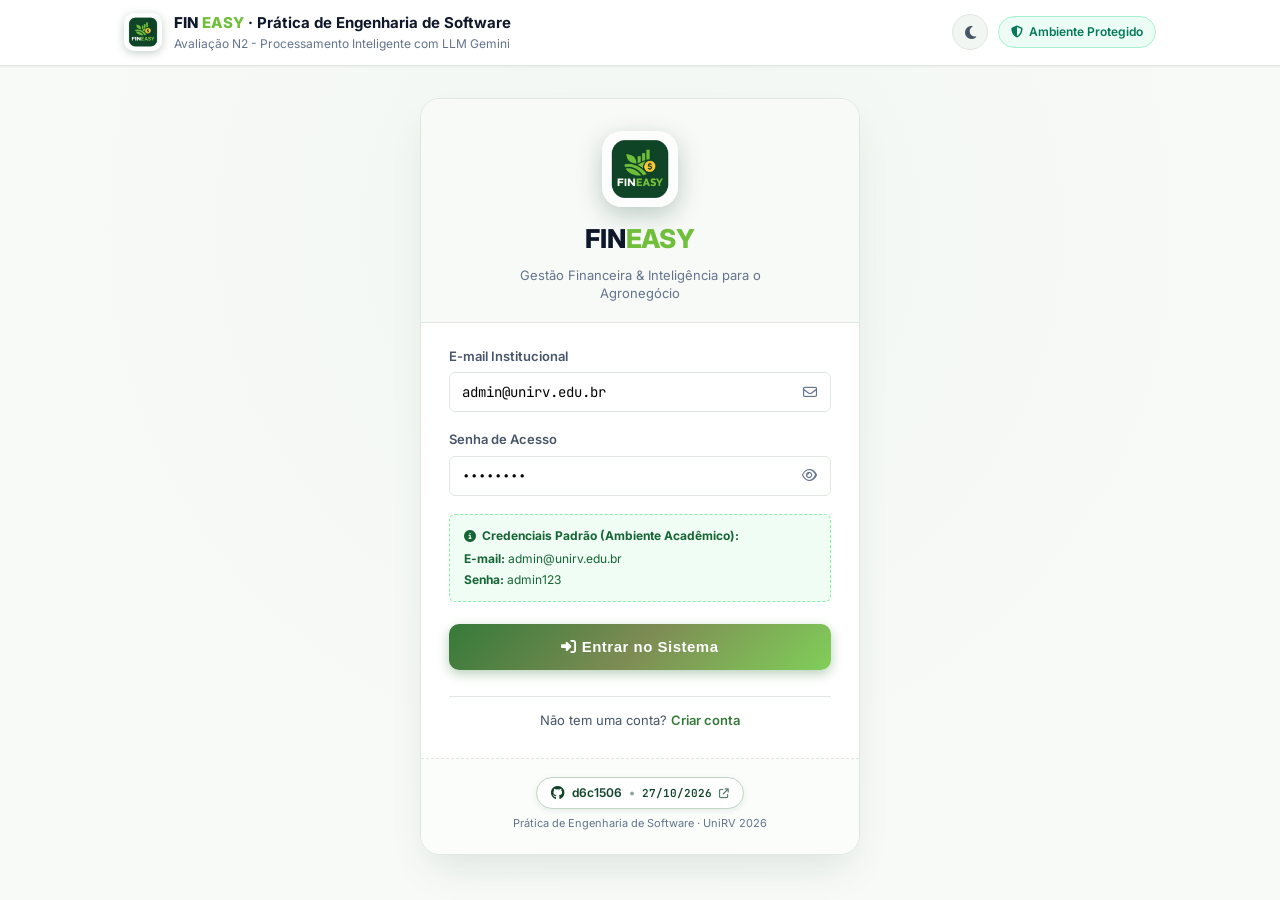
<file: templates/login.html>
<!DOCTYPE html>
<html lang="pt-BR">
<head>
    <meta charset="UTF-8">
    <meta name="viewport" content="width=device-width, initial-scale=1.0">
    <title>FINEASY - Acesso ao Sistema</title>
    <script>        (function() {
            var token = localStorage.getItem('AUTH_TOKEN');
            var path = window.location.pathname.toLowerCase();
            var isLogin = path.endsWith('/login.html') || path.endsWith('/login');
            if (token && isLogin) {
                window.location.replace('/index.html');
            }
        })();
    
</script>
    <link rel="icon" type="image/png" href="/static/img/favicon.png">
    <link rel="preconnect" href="https://fonts.googleapis.com">
    <link rel="preconnect" href="https://fonts.gstatic.com" crossorigin>
    <link href="https://fonts.googleapis.com/css2?family=Inter:wght@300;400;500;600;700;800&family=JetBrains+Mono:wght@400;500;600&display=swap" rel="stylesheet">
    <link rel="stylesheet" href="/static/css/style.css">
    <link rel="stylesheet" href="https://cdnjs.cloudflare.com/ajax/libs/font-awesome/6.5.1/css/all.min.css">
    <script src="/static/js/theme.js">
</script>
</head>
<body>
    <header class="app-header">
        <div class="header-container">
            <div class="brand-group">
                <img src="/static/img/logo.png" alt="FINEASY" class="brand-logo-img">
                <div class="brand-info">
                    <span class="brand-title"><span class="brand-fin">FIN</span><span class="brand-easy">EASY</span> · Prática de Engenharia de Software</span>
                    <span class="brand-subtitle">Avaliação N2 - Processamento Inteligente com LLM Gemini</span>
                </div>
            </div>
            <div class="header-actions">
                <button type="button" class="btn-theme-toggle" id="btnThemeToggle" title="Alternar Modo Noturno / Claro">
                    <i class="fa-solid fa-moon" id="themeIcon"></i>
                </button>
                <span class="auth-status-badge">
                    <i class="fa-solid fa-shield-halved"></i> Ambiente Protegido
                </span>
            </div>
        </div>
    </header>

    <main class="login-wrapper">
        <div class="login-card">
            <div class="login-header">
                <div class="login-brand-container">
                    <img src="/static/img/logo.png" alt="FINEASY Logo" class="login-brand-logo-img">
                    <h1 class="login-brand-title"><span class="brand-fin">FIN</span><span class="brand-easy">EASY</span></h1>
                    <p class="login-brand-tagline">Gestão Financeira & Inteligência para o Agronegócio</p>
                </div>
            </div>

            <form class="login-body" id="loginForm">
                <div class="form-group">
                    <label for="loginEmail">E-mail Institucional</label>
                    <div class="input-with-icon">
                        <input 
                            type="email" 
                            id="loginEmail" 
                            class="form-control" 
                            placeholder="seu.email@unirv.edu.br" 
                            value="admin@unirv.edu.br"
                            required
                            autocomplete="email"
                        >
                        <i class="fa-regular fa-envelope input-leading-icon"></i>
                    </div>
                </div>

                <div class="form-group">
                    <label for="loginPassword">Senha de Acesso</label>
                    <div class="input-with-icon">
                        <input 
                            type="password" 
                            id="loginPassword" 
                            class="form-control" 
                            placeholder="••••••••" 
                            value="admin123"
                            required
                            autocomplete="current-password"
                        >
                        <button type="button" class="btn-toggle-visibility" id="btnTogglePassword" title="Exibir/Ocultar Senha">
                            <i class="fa-regular fa-eye" id="togglePasswordIcon"></i>
                        </button>
                    </div>
                </div>

                <div class="demo-credentials-box">
                    <div class="demo-credentials-title">
                        <i class="fa-solid fa-circle-info"></i>
                        <span>Credenciais Padrão (Ambiente Acadêmico):</span>
                    </div>
                    <span><strong>E-mail:</strong> admin@unirv.edu.br</span>
                    <span><strong>Senha:</strong> admin123</span>
                </div>

                <button type="submit" class="btn-extract login-btn" id="btnLogin">
                    <span class="btn-text">
                        <i class="fa-solid fa-right-to-bracket"></i> Entrar no Sistema
                    </span>
                    <span class="btn-spinner hidden" id="loginSpinner">
                        <i class="fa-solid fa-circle-notch fa-spin"></i> Autenticando...
                    </span>
                </button>

                <div class="auth-switch-link">
                    Não tem uma conta? <a href="/register.html">Criar conta</a>
                </div>
            </form>

            <div class="login-version-container">
                <a href="https://github.com/UmLucasApenas-lab/Projeto-Administrativo---Disciplina-PRATICA-DE-ENGENHARIA-DE-SOFT/commit/d6c1506b61109f02da85fab74c051f41da984048" 
                   target="_blank" 
                   rel="noopener noreferrer" 
                   class="version-github-pill" 
                   id="versionGithubPill"
                   title="Ver commit no GitHub (27/10/2026)">
                    <i class="fa-brands fa-github"></i>
                    <span class="version-label" id="versionCommitHash">d6c1506</span>
                    <span class="version-sep">•</span>
                    <span class="version-date" id="versionCommitDate">27/10/2026</span>
                    <i class="fa-solid fa-arrow-up-right-from-square version-ext-icon"></i>
                </a>
                <span class="version-subtext">Prática de Engenharia de Software · UniRV 2026</span>
            </div>
        </div>
    </main>

    <div class="toast-container" id="toastContainer"></div>

    <script>        document.addEventListener('DOMContentLoaded', () => {
            const loginForm = document.getElementById('loginForm');
            const loginEmail = document.getElementById('loginEmail');
            const loginPassword = document.getElementById('loginPassword');
            const btnLogin = document.getElementById('btnLogin');
            const loginSpinner = document.getElementById('loginSpinner');
            const btnTogglePassword = document.getElementById('btnTogglePassword');
            const togglePasswordIcon = document.getElementById('togglePasswordIcon');

            const API_BASE_URL = (window.location.hostname === 'localhost' || window.location.hostname === '127.0.0.1')
                ? ''
                : 'https://fineasy.onrender.com';

            if (btnTogglePassword) {
                btnTogglePassword.addEventListener('click', () => {
                    const isPassword = loginPassword.type === 'password';
                    loginPassword.type = isPassword ? 'text' : 'password';
                    togglePasswordIcon.className = isPassword ? 'fa-regular fa-eye-slash' : 'fa-regular fa-eye';
                });
            }

            loginForm.addEventListener('submit', async (e) => {
                e.preventDefault();

                const email = loginEmail.value.trim();
                const password = loginPassword.value.trim();

                if (!email || !password) {
                    showToast('Preencha o e-mail e a senha.', 'error');
                    return;
                }

                btnLogin.disabled = true;
                btnLogin.querySelector('.btn-text').classList.add('hidden');
                loginSpinner.classList.remove('hidden');

                try {
                    const response = await fetch(`${API_BASE_URL}/api/login`, {
                        method: 'POST',
                        headers: {
                            'Content-Type': 'application/json'
                        },
                        body: JSON.stringify({ email, password })
                    });

                    let data;
                    try {
                        data = await response.json();
                    } catch (_) {
                        throw new Error(`Falha na resposta do servidor (HTTP ${response.status})`);
                    }

                    if (!response.ok) {
                        throw new Error(data.error || 'Credenciais inválidas.');
                    }

                    localStorage.setItem('AUTH_TOKEN', data.token);
                    if (data.user) {
                        localStorage.setItem('AUTH_USER', JSON.stringify(data.user));
                    }

                    showToast('Autenticado com sucesso! Redirecionando...', 'success');

                    setTimeout(() => {
                        window.location.replace('/index.html');
                    }, 500);

                } catch (error) {
                    console.error('Erro de autenticação:', error);
                    showToast(error.message, 'error');
                } finally {
                    btnLogin.disabled = false;
                    btnLogin.querySelector('.btn-text').classList.remove('hidden');
                    loginSpinner.classList.add('hidden');
                }
            });

            function showToast(message, type = 'info') {
                const container = document.getElementById('toastContainer');
                const toast = document.createElement('div');
                toast.className = `toast ${type}`;

                let icon = 'fa-circle-info';
                if (type === 'success') icon = 'fa-circle-check';
                if (type === 'error') icon = 'fa-circle-exclamation';

                toast.innerHTML = `<i class="fa-solid ${icon}"></i> <span>${message}</span>`;
                container.appendChild(toast);

                setTimeout(() => {
                    toast.style.opacity = '0';
                    toast.style.transform = 'translateY(10px)';
                    setTimeout(() => toast.remove(), 300);
                }, 3500);
            }

            async function sincronizarVersaoGithub() {
                try {
                    const res = await fetch('https://api.github.com/repos/UmLucasApenas-lab/Projeto-Administrativo---Disciplina-PRATICA-DE-ENGENHARIA-DE-SOFT/commits/main');
                    if (!res.ok) return;
                    const data = await res.json();
                    if (!data || !data.sha) return;

                    const shaShort = data.sha.slice(0, 7);
                    const commitUrl = data.html_url;
                    const commitDate = new Date(data.commit.author.date).toLocaleDateString('pt-BR');

                    const pill = document.getElementById('versionGithubPill');
                    if (pill) {
                        pill.href = commitUrl;
                        pill.title = `Ver commit ${shaShort} (${commitDate}) no GitHub`;
                    }
                    const lbl = document.getElementById('versionCommitHash');
                    if (lbl) lbl.textContent = shaShort;
                    const dt = document.getElementById('versionCommitDate');
                    if (dt) dt.textContent = commitDate;
                } catch (e) {
                    
                }
            }
            sincronizarVersaoGithub();
        });
    
</script>
</body>
</html>
</file>
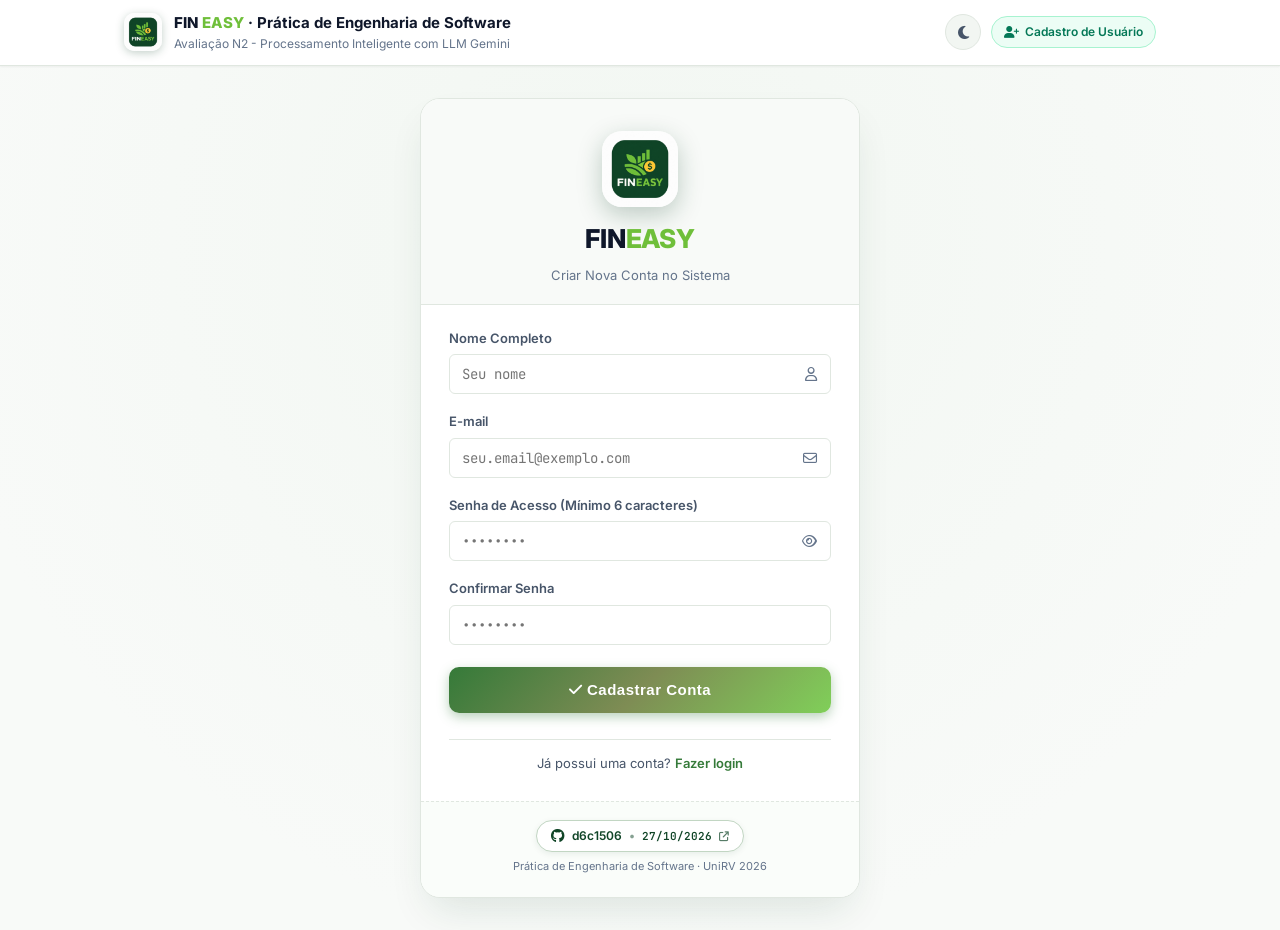
<file: templates/register.html>
<!DOCTYPE html>
<html lang="pt-BR">
<head>
    <meta charset="UTF-8">
    <meta name="viewport" content="width=device-width, initial-scale=1.0">
    <title>FINEASY - Cadastro de Usuário</title>
    <script>        (function() {
            var token = localStorage.getItem('AUTH_TOKEN');
            var path = window.location.pathname.toLowerCase();
            var isRegister = path.endsWith('/register.html') || path.endsWith('/register');
            if (token && isRegister) {
                window.location.replace('/index.html');
            }
        })();
    
</script>
    <link rel="icon" type="image/png" href="/static/img/favicon.png">
    <link rel="preconnect" href="https://fonts.googleapis.com">
    <link rel="preconnect" href="https://fonts.gstatic.com" crossorigin>
    <link href="https://fonts.googleapis.com/css2?family=Inter:wght@300;400;500;600;700;800&family=JetBrains+Mono:wght@400;500;600&display=swap" rel="stylesheet">
    <link rel="stylesheet" href="/static/css/style.css">
    <link rel="stylesheet" href="https://cdnjs.cloudflare.com/ajax/libs/font-awesome/6.5.1/css/all.min.css">
    <script src="/static/js/theme.js">
</script>
</head>
<body>
    <header class="app-header">
        <div class="header-container">
            <div class="brand-group">
                <img src="/static/img/logo.png" alt="FINEASY" class="brand-logo-img">
                <div class="brand-info">
                    <span class="brand-title"><span class="brand-fin">FIN</span><span class="brand-easy">EASY</span> · Prática de Engenharia de Software</span>
                    <span class="brand-subtitle">Avaliação N2 - Processamento Inteligente com LLM Gemini</span>
                </div>
            </div>
            <div class="header-actions">
                <button type="button" class="btn-theme-toggle" id="btnThemeToggle" title="Alternar Modo Noturno / Claro">
                    <i class="fa-solid fa-moon" id="themeIcon"></i>
                </button>
                <span class="auth-status-badge">
                    <i class="fa-solid fa-user-plus"></i> Cadastro de Usuário
                </span>
            </div>
        </div>
    </header>

    <main class="login-wrapper">
        <div class="login-card">
            <div class="login-header">
                <div class="login-brand-container">
                    <img src="/static/img/logo.png" alt="FINEASY Logo" class="login-brand-logo-img">
                    <h1 class="login-brand-title"><span class="brand-fin">FIN</span><span class="brand-easy">EASY</span></h1>
                    <p class="login-brand-tagline">Criar Nova Conta no Sistema</p>
                </div>
            </div>

            <form class="login-body" id="registerForm">
                <div class="form-group">
                    <label for="registerName">Nome Completo</label>
                    <div class="input-with-icon">
                        <input 
                            type="text" 
                            id="registerName" 
                            class="form-control" 
                            placeholder="Seu nome" 
                            required
                            autocomplete="name"
                        >
                        <i class="fa-regular fa-user input-leading-icon"></i>
                    </div>
                </div>

                <div class="form-group">
                    <label for="registerEmail">E-mail</label>
                    <div class="input-with-icon">
                        <input 
                            type="email" 
                            id="registerEmail" 
                            class="form-control" 
                            placeholder="seu.email@exemplo.com" 
                            required
                            autocomplete="email"
                        >
                        <i class="fa-regular fa-envelope input-leading-icon"></i>
                    </div>
                </div>

                <div class="form-group">
                    <label for="registerPassword">Senha de Acesso (Mínimo 6 caracteres)</label>
                    <div class="input-with-icon">
                        <input 
                            type="password" 
                            id="registerPassword" 
                            class="form-control" 
                            placeholder="••••••••" 
                            minlength="6"
                            required
                            autocomplete="new-password"
                        >
                        <button type="button" class="btn-toggle-visibility" id="btnToggleRegisterPassword" title="Exibir/Ocultar Senha">
                            <i class="fa-regular fa-eye" id="toggleRegisterPasswordIcon"></i>
                        </button>
                    </div>
                </div>

                <div class="form-group">
                    <label for="registerConfirmPassword">Confirmar Senha</label>
                    <div class="input-with-icon">
                        <input 
                            type="password" 
                            id="registerConfirmPassword" 
                            class="form-control" 
                            placeholder="••••••••" 
                            minlength="6"
                            required
                            autocomplete="new-password"
                        >
                    </div>
                </div>

                <button type="submit" class="btn-extract login-btn" id="btnRegister">
                    <span class="btn-text">
                        <i class="fa-solid fa-check"></i> Cadastrar Conta
                    </span>
                    <span class="btn-spinner hidden" id="registerSpinner">
                        <i class="fa-solid fa-circle-notch fa-spin"></i> Cadastrando...
                    </span>
                </button>

                <div class="auth-switch-link">
                    Já possui uma conta? <a href="/login.html">Fazer login</a>
                </div>
            </form>

            <div class="login-version-container">
                <a href="https://github.com/UmLucasApenas-lab/Projeto-Administrativo---Disciplina-PRATICA-DE-ENGENHARIA-DE-SOFT/commit/d6c1506b61109f02da85fab74c051f41da984048" 
                   target="_blank" 
                   rel="noopener noreferrer" 
                   class="version-github-pill" 
                   id="versionGithubPill"
                   title="Ver commit no GitHub (27/10/2026)">
                    <i class="fa-brands fa-github"></i>
                    <span class="version-label" id="versionCommitHash">d6c1506</span>
                    <span class="version-sep">•</span>
                    <span class="version-date" id="versionCommitDate">27/10/2026</span>
                    <i class="fa-solid fa-arrow-up-right-from-square version-ext-icon"></i>
                </a>
                <span class="version-subtext">Prática de Engenharia de Software · UniRV 2026</span>
            </div>
        </div>
    </main>

    <div class="toast-container" id="toastContainer"></div>

    <script>        document.addEventListener('DOMContentLoaded', () => {
            const registerForm = document.getElementById('registerForm');
            const registerName = document.getElementById('registerName');
            const registerEmail = document.getElementById('registerEmail');
            const registerPassword = document.getElementById('registerPassword');
            const registerConfirmPassword = document.getElementById('registerConfirmPassword');
            const btnRegister = document.getElementById('btnRegister');
            const registerSpinner = document.getElementById('registerSpinner');
            const btnToggleRegisterPassword = document.getElementById('btnToggleRegisterPassword');
            const toggleRegisterPasswordIcon = document.getElementById('toggleRegisterPasswordIcon');

            const API_BASE_URL = (window.location.hostname === 'localhost' || window.location.hostname === '127.0.0.1')
                ? ''
                : 'https://fineasy.onrender.com';

            if (btnToggleRegisterPassword) {
                btnToggleRegisterPassword.addEventListener('click', () => {
                    const isPassword = registerPassword.type === 'password';
                    registerPassword.type = isPassword ? 'text' : 'password';
                    toggleRegisterPasswordIcon.className = isPassword ? 'fa-regular fa-eye-slash' : 'fa-regular fa-eye';
                });
            }

            registerForm.addEventListener('submit', async (e) => {
                e.preventDefault();

                const name = registerName.value.trim();
                const email = registerEmail.value.trim();
                const password = registerPassword.value.trim();
                const confirmPassword = registerConfirmPassword.value.trim();

                if (!email || !password) {
                    showToast('Preencha todos os campos obrigatórios.', 'error');
                    return;
                }

                if (password.length < 6) {
                    showToast('A senha deve conter no mínimo 6 caracteres.', 'error');
                    return;
                }

                if (password !== confirmPassword) {
                    showToast('As senhas não coincidem. Verifique e tente novamente.', 'error');
                    return;
                }

                btnRegister.disabled = true;
                btnRegister.querySelector('.btn-text').classList.add('hidden');
                registerSpinner.classList.remove('hidden');

                try {
                    const response = await fetch(`${API_BASE_URL}/api/register`, {
                        method: 'POST',
                        headers: {
                            'Content-Type': 'application/json'
                        },
                        body: JSON.stringify({ name, email, password })
                    });

                    let data;
                    try {
                        data = await response.json();
                    } catch (_) {
                        throw new Error(`Falha na resposta do servidor (HTTP ${response.status})`);
                    }

                    if (!response.ok) {
                        throw new Error(data.error || 'Erro ao realizar cadastro.');
                    }

                    showToast('Conta criada com sucesso! Redirecionando para login...', 'success');

                    setTimeout(() => {
                        window.location.replace('/login.html');
                    }, 1200);

                } catch (error) {
                    console.error('Erro no registro:', error);
                    showToast(error.message, 'error');
                } finally {
                    btnRegister.disabled = false;
                    btnRegister.querySelector('.btn-text').classList.remove('hidden');
                    registerSpinner.classList.add('hidden');
                }
            });

            function showToast(message, type = 'info') {
                const container = document.getElementById('toastContainer');
                const toast = document.createElement('div');
                toast.className = `toast ${type}`;

                let icon = 'fa-circle-info';
                if (type === 'success') icon = 'fa-circle-check';
                if (type === 'error') icon = 'fa-circle-exclamation';

                toast.innerHTML = `<i class="fa-solid ${icon}"></i> <span>${message}</span>`;
                container.appendChild(toast);

                setTimeout(() => {
                    toast.style.opacity = '0';
                    toast.style.transform = 'translateY(10px)';
                    setTimeout(() => toast.remove(), 300);
                }, 3500);
            }

            async function sincronizarVersaoGithub() {
                try {
                    const res = await fetch('https://api.github.com/repos/UmLucasApenas-lab/Projeto-Administrativo---Disciplina-PRATICA-DE-ENGENHARIA-DE-SOFT/commits/main');
                    if (!res.ok) return;
                    const data = await res.json();
                    if (!data || !data.sha) return;

                    const shaShort = data.sha.slice(0, 7);
                    const commitUrl = data.html_url;
                    const commitDate = new Date(data.commit.author.date).toLocaleDateString('pt-BR');

                    const pill = document.getElementById('versionGithubPill');
                    if (pill) {
                        pill.href = commitUrl;
                        pill.title = `Ver commit ${shaShort} (${commitDate}) no GitHub`;
                    }
                    const lbl = document.getElementById('versionCommitHash');
                    if (lbl) lbl.textContent = shaShort;
                    const dt = document.getElementById('versionCommitDate');
                    if (dt) dt.textContent = commitDate;
                } catch (e) {
                    
                }
            }
            sincronizarVersaoGithub();
        });
    
</script>
</body>
</html>
</file>
<file: static/css/style.css>
:root {
    --primary-color: #357A39;
    --primary-dark: #27592a;
    --primary-light: rgba(128, 207, 89, 0.15);
    --primary-gradient: linear-gradient(135deg, #357A39 0%, #7E8C54 50%, #80CF59 100%);
    
    --color-forest: #357A39;
    --color-leaf: #80CF59;
    --color-gold: #B2AC28;
    --color-sage: #7E8C54;
    
    --secondary-color: #172318;
    --secondary-light: #283a2a;
    
    --accent-emerald: #80CF59;
    --accent-blue: #357A39;
    --accent-amber: #B2AC28;
    --accent-rose: #f43f5e;
    
    --bg-main: #f8faf8;
    --bg-card: #ffffff;
    --bg-muted: #f2f6f2;
    --bg-code: #0f1710;
    
    --border-color: #e0e7e0;
    --border-focus: #357A39;
    
        --text-primary: #0f172a;
    --text-secondary: #475569;
    --text-muted: #64748b;
    --text-inverse: #ffffff;
    
        --font-sans: 'Inter', system-ui, -apple-system, BlinkMacSystemFont, 'Segoe UI', Roboto, sans-serif;
    --font-mono: 'JetBrains Mono', Consolas, Monaco, monospace;
    
        --shadow-sm: 0 1px 2px 0 rgb(0 0 0 / 0.05);
    --shadow-md: 0 4px 6px -1px rgb(0 0 0 / 0.07), 0 2px 4px -2px rgb(0 0 0 / 0.05);
    --shadow-lg: 0 10px 15px -3px rgb(0 0 0 / 0.08), 0 4px 6px -4px rgb(0 0 0 / 0.04);
    --shadow-xl: 0 20px 25px -5px rgb(0 0 0 / 0.1), 0 8px 10px -6px rgb(0 0 0 / 0.08);

        --radius-sm: 6px;
    --radius-md: 10px;
    --radius-lg: 14px;
    --radius-full: 9999px;
    
        --transition: all 0.2s cubic-bezier(0.4, 0, 0.2, 1);
}

*, *::before, *::after {
    box-sizing: border-box;
    margin: 0;
    padding: 0;
}

body {
    font-family: var(--font-sans);
    background-color: var(--bg-main);
    color: var(--text-primary);
    line-height: 1.5;
    -webkit-font-smoothing: antialiased;
    min-height: 100vh;
    display: flex;
    flex-direction: column;
}

.app-header {
    background: #ffffff;
    border-bottom: 1px solid var(--border-color);
    position: sticky;
    top: 0;
    z-index: 100;
    box-shadow: var(--shadow-sm);
}

.header-container {
    max-width: 1080px;
    margin: 0 auto;
    padding: 12px 24px;
    display: flex;
    justify-content: space-between;
    align-items: center;
}

.brand-group {
    display: flex;
    align-items: center;
    gap: 12px;
}

.brand-logo-img {
    width: 38px;
    height: 38px;
    border-radius: 10px;
    object-fit: cover;
    box-shadow: 0 2px 8px rgba(16, 69, 39, 0.25);
    flex-shrink: 0;
}

.brand-fin {
    color: var(--text-primary);
    font-weight: 800;
}

.brand-easy {
    color: #6fbf3a;
    font-weight: 800;
}

.brand-badge {
    background: linear-gradient(135deg, #104527 0%, #7E8C54 50%, #6fbf3a 100%);
    color: #ffffff;
    font-weight: 800;
    font-size: 14px;
    padding: 6px 12px;
    border-radius: var(--radius-sm);
    letter-spacing: 0.5px;
    box-shadow: 0 2px 8px rgba(16, 69, 39, 0.35);
}

.brand-info {
    display: flex;
    flex-direction: column;
}

.brand-title {
    font-weight: 700;
    font-size: 15px;
    color: var(--text-primary);
    display: flex;
    align-items: center;
    gap: 4px;
}

.brand-subtitle {
    font-size: 12px;
    color: var(--text-muted);
}

.header-actions {
    display: flex;
    align-items: center;
    gap: 10px;
}

.btn-api-config {
    display: inline-flex;
    align-items: center;
    gap: 8px;
    background: var(--bg-muted);
    border: 1px solid var(--border-color);
    padding: 8px 14px;
    border-radius: var(--radius-full);
    font-size: 13px;
    font-weight: 500;
    color: var(--text-secondary);
    cursor: pointer;
    transition: var(--transition);
}

.btn-api-config:hover {
    background: #e2e8f0;
    color: var(--text-primary);
}

.status-indicator {
    width: 8px;
    height: 8px;
    border-radius: 50%;
    background-color: var(--accent-amber);
    display: inline-block;
    transition: var(--transition);
}

.status-indicator.active {
    background-color: var(--accent-emerald);
    box-shadow: 0 0 0 3px rgba(16, 185, 129, 0.2);
}

.main-content {
    flex: 1;
    padding: 36px 16px 64px;
}

.page-container {
    max-width: 900px;
    margin: 0 auto;
    display: flex;
    flex-direction: column;
    gap: 24px;
}

.hero-section {
    text-align: center;
    margin-bottom: 8px;
}

.page-title {
    font-size: 28px;
    font-weight: 800;
    color: #1e293b;
    letter-spacing: -0.02em;
    margin-bottom: 6px;
}

.page-subtitle {
    font-size: 15px;
    color: var(--text-muted);
}

.card {
    background: var(--bg-card);
    border: 1px solid var(--border-color);
    border-radius: var(--radius-lg);
    box-shadow: var(--shadow-sm);
    overflow: hidden;
    transition: var(--transition);
}

.card:hover {
    box-shadow: var(--shadow-md);
}

.card-header {
    padding: 16px 24px;
    border-bottom: 1px solid var(--border-color);
    background: #fafafa;
    display: flex;
    align-items: center;
    justify-content: space-between;
}

.card-title {
    font-size: 16px;
    font-weight: 700;
    color: var(--text-primary);
    display: flex;
    align-items: center;
    gap: 10px;
}

.card-title i {
    color: var(--primary-color);
}

.card-body {
    padding: 24px;
}

.input-label {
    display: block;
    font-size: 14px;
    font-weight: 600;
    color: var(--text-secondary);
    margin-bottom: 12px;
}

.drop-zone {
    border: 2px dashed #cbd5e1;
    border-radius: var(--radius-md);
    background: #f8fafc;
    padding: 32px 20px;
    text-align: center;
    cursor: pointer;
    transition: var(--transition);
    position: relative;
}

.drop-zone:hover, .drop-zone.dragover {
    border-color: var(--primary-color);
    background: #f0fdfa;
}

.file-input-hidden {
    position: absolute;
    top: 0;
    left: 0;
    width: 100%;
    height: 100%;
    opacity: 0;
    cursor: pointer;
}

.drop-zone-prompt {
    pointer-events: none;
    display: flex;
    flex-direction: column;
    align-items: center;
    gap: 8px;
}

.drop-icon {
    font-size: 42px;
    color: var(--primary-color);
    margin-bottom: 4px;
}

.drop-text {
    font-size: 14px;
    color: var(--text-secondary);
    display: flex;
    align-items: center;
    gap: 8px;
    flex-wrap: wrap;
    justify-content: center;
}

.btn-browse {
    pointer-events: auto;
    background: #ffffff;
    border: 1px solid var(--border-color);
    padding: 6px 14px;
    border-radius: var(--radius-sm);
    font-weight: 600;
    font-size: 13px;
    color: var(--text-primary);
    cursor: pointer;
    box-shadow: var(--shadow-sm);
    transition: var(--transition);
}

.btn-browse:hover {
    background: var(--bg-muted);
    border-color: #94a3b8;
}

.drop-hint {
    font-size: 12px;
    color: var(--text-muted);
}

.selected-file-card {
    display: flex;
    align-items: center;
    justify-content: space-between;
    background: #f1f5f9;
    border: 1px solid #cbd5e1;
    border-radius: var(--radius-md);
    padding: 12px 16px;
    margin-top: 14px;
    animation: fadeIn 0.3s ease;
}

.file-details {
    display: flex;
    align-items: center;
    gap: 12px;
    overflow: hidden;
}

.file-icon-wrapper {
    font-size: 24px;
    color: #ef4444;
}

.file-meta {
    display: flex;
    flex-direction: column;
    overflow: hidden;
}

.file-name {
    font-weight: 600;
    font-size: 14px;
    color: var(--text-primary);
    white-space: nowrap;
    overflow: hidden;
    text-overflow: ellipsis;
    max-width: 500px;
}

.file-size {
    font-size: 12px;
    color: var(--text-muted);
    font-family: var(--font-mono);
}

.btn-remove-file {
    background: none;
    border: none;
    color: var(--text-muted);
    font-size: 16px;
    cursor: pointer;
    padding: 6px;
    border-radius: 4px;
    transition: var(--transition);
}

.btn-remove-file:hover {
    color: var(--accent-rose);
    background: #fee2e2;
}

.sample-actions {
    margin-top: 16px;
    display: flex;
    align-items: center;
    gap: 8px;
    flex-wrap: wrap;
}

.sample-label {
    font-size: 12px;
    font-weight: 600;
    color: var(--text-muted);
}

.btn-sample {
    background: #f8fafc;
    border: 1px solid #e2e8f0;
    padding: 6px 12px;
    border-radius: var(--radius-full);
    font-size: 12px;
    font-weight: 500;
    color: #334155;
    cursor: pointer;
    transition: var(--transition);
    display: inline-flex;
    align-items: center;
    gap: 6px;
}

.btn-sample:hover {
    background: #e2e8f0;
    color: #0f172a;
    border-color: #cbd5e1;
}

.btn-extract {
    width: 100%;
    margin-top: 20px;
    background: linear-gradient(135deg, #357A39 0%, #7E8C54 50%, #80CF59 100%);
    color: #ffffff;
    border: none;
    padding: 14px 24px;
    border-radius: var(--radius-md);
    font-size: 15px;
    font-weight: 700;
    letter-spacing: 0.5px;
    cursor: pointer;
    display: flex;
    align-items: center;
    justify-content: center;
    gap: 10px;
    box-shadow: 0 4px 12px rgba(53, 122, 57, 0.35);
    transition: var(--transition);
}

.btn-extract:not(:disabled):hover {
    background: linear-gradient(135deg, #27592a 0%, #687445 50%, #6ec348 100%);
    box-shadow: 0 6px 16px rgba(53, 122, 57, 0.45);
    transform: translateY(-1px);
}

.btn-extract:disabled {
    opacity: 0.6;
    cursor: not-allowed;
    background: #94a3b8;
}

.results-header {
    background: #ffffff;
}

.source-badge {
    font-size: 12px;
    font-weight: 600;
    background: #e0f2fe;
    color: #0369a1;
    padding: 4px 10px;
    border-radius: var(--radius-full);
    display: flex;
    align-items: center;
    gap: 5px;
}

.tabs-nav {
    display: flex;
    border-bottom: 1px solid var(--border-color);
    margin-bottom: 20px;
    gap: 8px;
}

.tab-btn {
    background: none;
    border: none;
    padding: 10px 18px;
    font-size: 14px;
    font-weight: 600;
    color: var(--text-muted);
    cursor: pointer;
    border-bottom: 2px solid transparent;
    display: inline-flex;
    align-items: center;
    gap: 8px;
    transition: var(--transition);
}

.tab-btn:hover {
    color: var(--text-primary);
}

.tab-btn.active {
    color: var(--primary-dark);
    border-bottom-color: var(--primary-color);
}

.tab-content {
    display: none;
    animation: fadeIn 0.25s ease;
}

.tab-content.active {
    display: block;
}

.classification-banner {
    background: linear-gradient(135deg, #f0fdf4 0%, #ecfdf5 100%);
    border: 1px solid #bbf7d0;
    border-radius: var(--radius-md);
    padding: 18px 20px;
    display: flex;
    gap: 16px;
    margin-bottom: 20px;
}

.banner-icon {
    font-size: 28px;
    color: #16a34a;
    display: flex;
    align-items: center;
    justify-content: center;
}

.banner-body {
    flex: 1;
}

.banner-label {
    font-size: 12px;
    font-weight: 700;
    text-transform: uppercase;
    letter-spacing: 0.5px;
    color: #15803d;
}

.banner-category {
    font-size: 20px;
    font-weight: 800;
    color: #14532d;
    margin: 4px 0 10px;
}

.detected-tags-container {
    display: flex;
    flex-direction: column;
    gap: 6px;
}

.tags-label {
    font-size: 12px;
    font-weight: 600;
    color: #166534;
}

.tags-list {
    display: flex;
    flex-wrap: wrap;
    gap: 6px;
}

.tag-badge {
    background: #ffffff;
    border: 1px solid #86efac;
    color: #15803d;
    font-size: 12px;
    font-weight: 600;
    padding: 3px 10px;
    border-radius: var(--radius-full);
    box-shadow: 0 1px 2px rgba(0, 0, 0, 0.04);
}

.info-grid {
    display: grid;
    grid-template-columns: repeat(auto-fit, minmax(260px, 1fr));
    gap: 16px;
}

.info-card {
    background: #fafafa;
    border: 1px solid var(--border-color);
    border-radius: var(--radius-md);
    padding: 16px;
}

.info-card.full-width {
    grid-column: 1 / -1;
}

.info-card-header {
    display: flex;
    align-items: center;
    gap: 8px;
    margin-bottom: 12px;
    padding-bottom: 8px;
    border-bottom: 1px solid #e2e8f0;
}

.info-card-header i {
    color: var(--primary-color);
    font-size: 14px;
}

.info-card-header h3 {
    font-size: 14px;
    font-weight: 700;
    color: var(--text-primary);
}

.info-card-body {
    display: flex;
    flex-direction: column;
    gap: 10px;
}

.field-item {
    display: flex;
    flex-direction: column;
    font-size: 13px;
}

.field-label {
    font-size: 11px;
    font-weight: 600;
    color: var(--text-muted);
    text-transform: uppercase;
    letter-spacing: 0.3px;
}

.field-value {
    color: var(--text-primary);
    font-weight: 500;
    word-break: break-word;
}

.field-value.highlight {
    font-weight: 600;
    color: #0f172a;
}

.field-value.bold {
    font-weight: 700;
    font-size: 14px;
}

.field-value.mono {
    font-family: var(--font-mono);
    font-size: 12px;
}

.field-value.valor-total {
    font-size: 18px;
    font-weight: 800;
    color: #0f766e;
}

.products-description {
    font-size: 13px;
    line-height: 1.6;
    color: #334155;
    background: #ffffff;
    border: 1px solid #e2e8f0;
    border-radius: var(--radius-sm);
    padding: 12px;
}

.json-tab-header {
    display: flex;
    align-items: center;
    justify-content: space-between;
    margin-bottom: 12px;
}

.json-tab-title {
    font-size: 14px;
    font-weight: 700;
    color: var(--text-secondary);
    display: flex;
    align-items: center;
    gap: 8px;
}

.json-actions {
    display: flex;
    gap: 8px;
}

.btn-copy-json, .btn-download-json {
    background: #ffffff;
    border: 1px solid var(--border-color);
    padding: 6px 12px;
    border-radius: var(--radius-sm);
    font-size: 12px;
    font-weight: 600;
    color: var(--text-secondary);
    cursor: pointer;
    display: inline-flex;
    align-items: center;
    gap: 6px;
    box-shadow: var(--shadow-sm);
    transition: var(--transition);
}

.btn-copy-json:hover, .btn-download-json:hover {
    background: var(--bg-muted);
    color: var(--text-primary);
    border-color: #cbd5e1;
}

.code-container {
    background: var(--bg-code);
    border-radius: var(--radius-md);
    padding: 16px;
    overflow-x: auto;
    max-height: 480px;
    box-shadow: inset 0 2px 4px rgba(0, 0, 0, 0.4);
}

.json-code {
    font-family: var(--font-mono);
    font-size: 13px;
    line-height: 1.6;
    color: #e2e8f0;
    white-space: pre-wrap;
    word-break: break-word;
}

.json-key {
    color: #38bdf8;
    font-weight: 600;
}
.json-string {
    color: #4ade80;
}
.json-number {
    color: #fb923c;
}
.json-boolean {
    color: #c084fc;
}
.json-null {
    color: #94a3b8;
}

.json-footer-note {
    margin-top: 12px;
    font-size: 12px;
    color: var(--text-muted);
    font-style: italic;
}

.modal-overlay {
    position: fixed;
    top: 0;
    left: 0;
    right: 0;
    bottom: 0;
    background: rgba(15, 23, 42, 0.6);
    backdrop-filter: blur(4px);
    display: flex;
    align-items: center;
    justify-content: center;
    z-index: 999;
    padding: 16px;
    animation: fadeIn 0.2s ease;
}

.modal-container {
    background: #ffffff;
    border-radius: var(--radius-lg);
    width: 100%;
    max-width: 500px;
    box-shadow: var(--shadow-xl);
    overflow: hidden;
    animation: scaleUp 0.25s ease;
}

.modal-header {
    padding: 16px 20px;
    border-bottom: 1px solid var(--border-color);
    display: flex;
    justify-content: space-between;
    align-items: center;
}

.modal-header h3 {
    font-size: 16px;
    font-weight: 700;
    color: var(--text-primary);
    display: flex;
    align-items: center;
    gap: 8px;
}

.btn-close-modal {
    background: none;
    border: none;
    color: var(--text-muted);
    font-size: 18px;
    cursor: pointer;
    padding: 4px;
}

.btn-close-modal:hover {
    color: var(--text-primary);
}

.modal-body {
    padding: 20px;
    display: flex;
    flex-direction: column;
    gap: 16px;
}

.modal-desc {
    font-size: 13px;
    color: var(--text-secondary);
    line-height: 1.5;
}

.form-group {
    display: flex;
    flex-direction: column;
    gap: 6px;
}

.form-group label {
    font-size: 13px;
    font-weight: 600;
    color: var(--text-secondary);
}

.input-with-icon {
    position: relative;
    display: flex;
    align-items: center;
}

.form-control {
    width: 100%;
    padding: 10px 40px 10px 12px;
    border: 1px solid var(--border-color);
    border-radius: var(--radius-sm);
    font-size: 14px;
    font-family: var(--font-mono);
    outline: none;
    transition: var(--transition);
}

.form-control:focus {
    border-color: var(--primary-color);
    box-shadow: 0 0 0 3px rgba(13, 148, 136, 0.15);
}

.btn-toggle-visibility {
    position: absolute;
    right: 8px;
    background: none;
    border: none;
    color: var(--text-muted);
    cursor: pointer;
    padding: 6px;
}

.form-hint {
    font-size: 11px;
    color: var(--text-muted);
}

.form-hint a {
    color: var(--primary-color);
    text-decoration: underline;
}

.api-notice {
    background: #f0f9ff;
    border: 1px solid #bae6fd;
    border-radius: var(--radius-sm);
    padding: 10px 14px;
    font-size: 12px;
    color: #0369a1;
    display: flex;
    align-items: center;
    gap: 8px;
}

.modal-footer {
    padding: 14px 20px;
    border-top: 1px solid var(--border-color);
    background: #f8fafc;
    display: flex;
    justify-content: flex-end;
    gap: 10px;
}

.btn-modal-cancel {
    background: #ffffff;
    border: 1px solid var(--border-color);
    padding: 8px 16px;
    border-radius: var(--radius-sm);
    font-size: 13px;
    font-weight: 600;
    color: var(--text-secondary);
    cursor: pointer;
}

.btn-modal-save {
    background: var(--primary-color);
    color: #ffffff;
    border: none;
    padding: 8px 18px;
    border-radius: var(--radius-sm);
    font-size: 13px;
    font-weight: 600;
    cursor: pointer;
    transition: var(--transition);
}

.btn-modal-save:hover {
    background: var(--primary-dark);
}

.toast-container {
    position: fixed;
    bottom: 24px;
    right: 24px;
    display: flex;
    flex-direction: column;
    gap: 8px;
    z-index: 1000;
}

.toast {
    background: #1e293b;
    color: #ffffff;
    padding: 12px 18px;
    border-radius: var(--radius-md);
    box-shadow: var(--shadow-lg);
    font-size: 13px;
    font-weight: 500;
    display: flex;
    align-items: center;
    gap: 10px;
    animation: slideIn 0.25s ease;
}

.toast.success {
    border-left: 4px solid var(--accent-emerald);
}

.toast.error {
    border-left: 4px solid var(--accent-rose);
}

.toast.info {
    border-left: 4px solid var(--accent-blue);
}

.hidden {
    display: none !important;
}

@keyframes fadeIn {
    from { opacity: 0; transform: translateY(4px); }
    to { opacity: 1; transform: translateY(0); }
}

@keyframes scaleUp {
    from { opacity: 0; transform: scale(0.96); }
    to { opacity: 1; transform: scale(1); }
}

@keyframes slideIn {
    from { opacity: 0; transform: translateX(20px); }
    to { opacity: 1; transform: translateX(0); }
}

.text-center {
    text-align: center;
}

html, body {
    overflow-x: hidden;
    max-width: 100vw;
}

@media (max-width: 768px) {
    .header-container {
        flex-direction: column;
        gap: 12px;
        align-items: stretch;
        padding: 12px 16px;
    }

    .brand-group {
        justify-content: flex-start;
    }

    .header-actions {
        width: 100%;
        display: flex;
        gap: 8px;
    }

    .btn-api-config {
        flex: 1;
        justify-content: center;
        padding: 8px 10px;
        font-size: 12px;
    }

    .main-content {
        padding: 20px 12px 48px;
    }

    .page-container {
        gap: 16px;
    }

    .hero-section {
        margin-bottom: 4px;
    }

    .page-title {
        font-size: 22px;
        line-height: 1.25;
    }

    .page-subtitle {
        font-size: 13px;
    }

    .card-header {
        padding: 12px 16px;
    }

    .card-body {
        padding: 16px;
    }

    .drop-zone {
        padding: 24px 14px;
    }

    .drop-icon {
        font-size: 36px;
    }

    .drop-title {
        font-size: 13px;
    }

    .btn-browse {
        padding: 6px 12px;
        font-size: 12px;
    }

    .selected-file-card {
        padding: 10px 12px;
    }

    .file-name {
        max-width: 200px;
        font-size: 13px;
    }

    .sample-actions {
        flex-direction: column;
        align-items: stretch;
        gap: 6px;
    }

    .sample-label {
        margin-bottom: 2px;
    }

    .btn-sample {
        width: 100%;
        justify-content: flex-start;
        padding: 8px 12px;
        font-size: 12px;
    }

    .btn-extract {
        padding: 13px 18px;
        font-size: 14px;
    }

    .tabs-nav {
        gap: 4px;
        margin-bottom: 16px;
    }

    .tab-btn {
        flex: 1;
        justify-content: center;
        padding: 10px 6px;
        font-size: 13px;
        text-align: center;
    }

    .classification-banner {
        flex-direction: column;
        padding: 14px;
        gap: 10px;
    }

    .banner-category {
        font-size: 17px;
    }

    .info-grid {
        grid-template-columns: 1fr;
        gap: 12px;
    }

    .info-card {
        padding: 12px 14px;
    }

    .json-tab-header {
        flex-direction: column;
        align-items: stretch;
        gap: 10px;
    }

    .json-actions {
        width: 100%;
        display: flex;
        gap: 8px;
    }

    .btn-copy-json,
    .btn-download-json {
        flex: 1;
        justify-content: center;
        padding: 8px 10px;
        font-size: 12px;
    }

    .code-container {
        padding: 12px;
        max-height: 380px;
        -webkit-overflow-scrolling: touch;
    }

    .json-code {
        font-size: 12px;
    }

    .modal-container {
        margin: 12px;
        width: calc(100% - 24px);
        max-height: 92vh;
        overflow-y: auto;
    }

    .modal-body {
        padding: 16px;
    }

    .toast-container {
        left: 12px;
        right: 12px;
        bottom: 12px;
    }

    .toast {
        width: 100%;
        justify-content: center;
    }

        .form-control {
        font-size: 16px;
    }
}

@media (max-width: 420px) {
    .brand-title {
        font-size: 13px;
    }

    .brand-subtitle {
        font-size: 11px;
    }

    .brand-badge {
        font-size: 12px;
        padding: 4px 8px;
    }

    .page-title {
        font-size: 20px;
    }

    .file-name {
        max-width: 150px;
    }

    .tab-btn {
        font-size: 12px;
        padding: 8px 4px;
        gap: 4px;
    }
}

.login-wrapper {
    min-height: calc(100vh - 80px);
    display: flex;
    align-items: center;
    justify-content: center;
    padding: 32px 16px;
    background: radial-gradient(circle at 50% 20%, #f2f7f2 0%, #f8faf8 75%);
}

.login-card {
    width: 100%;
    max-width: 440px;
    background: var(--bg-card);
    border-radius: 20px;
    border: 1px solid var(--border-color);
    box-shadow: 0 20px 40px -10px rgba(16, 69, 39, 0.12);
    overflow: hidden;
    animation: scaleUp 0.28s cubic-bezier(0.16, 1, 0.3, 1);
}

.login-header {
    background: #f8faf8;
    padding: 32px 24px 20px;
    border-bottom: 1px solid var(--border-color);
    text-align: center;
}

.login-brand-container {
    display: flex;
    flex-direction: column;
    align-items: center;
    gap: 8px;
}

.login-brand-logo-img {
    width: 76px;
    height: 76px;
    border-radius: 20px;
    object-fit: cover;
    box-shadow: 0 8px 24px rgba(16, 69, 39, 0.25);
    transition: transform 0.3s ease;
}

.login-brand-logo-img:hover {
    transform: scale(1.05) rotate(1deg);
}

.login-brand-title {
    font-size: 26px;
    font-weight: 800;
    letter-spacing: -0.01em;
    margin-top: 4px;
}

.login-brand-tagline {
    font-size: 13px;
    color: var(--text-muted);
    line-height: 1.4;
    max-width: 320px;
}

.login-version-container {
    display: flex;
    flex-direction: column;
    align-items: center;
    gap: 6px;
    padding: 18px 24px 22px;
    background: #fafdfa;
    border-top: 1px dashed var(--border-color);
}

.version-github-pill {
    display: inline-flex;
    align-items: center;
    gap: 7px;
    padding: 6px 14px;
    background: #ffffff;
    border: 1px solid #c2d6c3;
    border-radius: 9999px;
    color: #104527;
    font-size: 12px;
    font-weight: 600;
    text-decoration: none;
    box-shadow: 0 2px 6px rgba(16, 69, 39, 0.08);
    transition: all 0.2s ease;
}

.version-github-pill:hover {
    background: #104527;
    color: #ffffff;
    border-color: #104527;
    transform: translateY(-1px);
    box-shadow: 0 4px 12px rgba(16, 69, 39, 0.2);
}

.version-github-pill i.fa-brands {
    font-size: 14px;
}

.version-github-pill .version-sep {
    opacity: 0.5;
}

.version-github-pill .version-date {
    font-family: var(--font-mono);
    font-size: 11px;
}

.version-ext-icon {
    font-size: 10px;
    opacity: 0.7;
}

.version-subtext {
    font-size: 11px;
    color: var(--text-muted);
}

.login-body {
    padding: 24px 28px 28px;
    display: flex;
    flex-direction: column;
    gap: 18px;
}

.login-btn {
    width: 100%;
    margin-top: 4px;
    height: 46px;
    display: flex;
    align-items: center;
    justify-content: center;
    gap: 8px;
}

.input-leading-icon {
    position: absolute;
    right: 14px;
    color: var(--text-muted);
    font-size: 14px;
    pointer-events: none;
}

.demo-credentials-box {
    background: #f0fdf4;
    border: 1px dashed #86efac;
    border-radius: var(--radius-sm);
    padding: 12px 14px;
    font-size: 12px;
    color: #166534;
    display: flex;
    flex-direction: column;
    gap: 3px;
}

.demo-credentials-title {
    font-weight: 700;
    display: flex;
    align-items: center;
    gap: 6px;
    margin-bottom: 2px;
}

.auth-status-badge {
    display: inline-flex;
    align-items: center;
    gap: 6px;
    font-size: 12px;
    font-weight: 600;
    color: #047857;
    background: #ecfdf5;
    border: 1px solid #a7f3d0;
    padding: 6px 12px;
    border-radius: var(--radius-full);
}

.btn-logout {
    display: inline-flex;
    align-items: center;
    gap: 6px;
    background: #fff1f2;
    border: 1px solid #fecdd3;
    padding: 8px 14px;
    border-radius: var(--radius-full);
    font-size: 13px;
    font-weight: 600;
    color: #be123c;
    cursor: pointer;
    transition: var(--transition);
}

.btn-logout:hover {
    background: #ffe4e6;
    color: #9f1239;
    border-color: #fda4af;
}

.auth-switch-link {
    text-align: center;
    font-size: 13px;
    color: var(--text-secondary);
    margin-top: 8px;
    padding-top: 14px;
    border-top: 1px solid var(--border-color);
}

.auth-switch-link a {
    color: var(--primary-color);
    font-weight: 600;
    text-decoration: none;
    transition: var(--transition);
}

.auth-switch-link a:hover {
    color: var(--primary-dark);
    text-decoration: underline;
}

.btn-theme-toggle {
    display: inline-flex;
    align-items: center;
    justify-content: center;
    width: 36px;
    height: 36px;
    background: var(--bg-muted);
    border: 1px solid var(--border-color);
    border-radius: var(--radius-full);
    color: var(--text-secondary);
    font-size: 15px;
    cursor: pointer;
    transition: var(--transition);
}

.btn-theme-toggle:hover {
    background: var(--primary-light);
    color: var(--primary-color);
    border-color: var(--primary-color);
    transform: rotate(15deg);
}

[data-theme="dark"] {
    --primary-color: #14b8a6;
    --primary-dark: #0d9488;
    --primary-light: rgba(20, 184, 166, 0.18);
    --primary-gradient: linear-gradient(135deg, #0f766e 0%, #14b8a6 50%, #2dd4bf 100%);

    --secondary-color: #f8fafc;
    --secondary-light: #cbd5e1;

        --bg-main: #0b0f19;
    --bg-card: #131b2e;
    --bg-muted: #1c263f;
    --bg-code: #070a12;

        --border-color: #24314c;
    --border-focus: #14b8a6;

        --text-primary: #f8fafc;
    --text-secondary: #cbd5e1;
    --text-muted: #94a3b8;
    --text-inverse: #0b0f19;

        --shadow-sm: 0 1px 3px 0 rgb(0 0 0 / 0.4);
    --shadow-md: 0 4px 6px -1px rgb(0 0 0 / 0.5);
    --shadow-lg: 0 10px 15px -3px rgb(0 0 0 / 0.6);
    --shadow-xl: 0 20px 25px -5px rgb(0 0 0 / 0.7);
}

[data-theme="dark"] .app-header {
    background: #111827;
    border-bottom-color: #24314c;
}

[data-theme="dark"] .card {
    background: #131b2e;
    border-color: #24314c;
}

[data-theme="dark"] .card-header {
    background: #182239;
    border-bottom-color: #24314c;
}

[data-theme="dark"] .drop-zone {
    background: #151f35;
    border-color: #2d3d5e;
}

[data-theme="dark"] .drop-zone:hover,
[data-theme="dark"] .drop-zone.dragover {
    background: #112833;
    border-color: var(--primary-color);
}

[data-theme="dark"] .btn-browse {
    background: #1e293b;
    border-color: #334155;
    color: #f8fafc;
}

[data-theme="dark"] .btn-browse:hover {
    background: #334155;
}

[data-theme="dark"] .selected-file-card {
    background: #182239;
    border-color: #2d3d5e;
}

[data-theme="dark"] .btn-sample {
    background: #182239;
    border-color: #2d3d5e;
    color: #cbd5e1;
}

[data-theme="dark"] .btn-sample:hover {
    background: #24314c;
    color: #ffffff;
}

[data-theme="dark"] .classification-banner {
    background: linear-gradient(135deg, rgba(6, 78, 59, 0.4) 0%, rgba(6, 95, 70, 0.3) 100%);
    border-color: #065f46;
}

[data-theme="dark"] .banner-category {
    color: #6ee7b7;
}

[data-theme="dark"] .banner-label {
    color: #34d399;
}

[data-theme="dark"] .info-card {
    background: #182239;
    border-color: #24314c;
}

[data-theme="dark"] .info-card-header {
    border-bottom-color: #24314c;
}

[data-theme="dark"] .field-value.highlight {
    color: #f8fafc;
}

[data-theme="dark"] .field-value.valor-total {
    color: #2dd4bf;
}

[data-theme="dark"] .products-description {
    background: #0f172a;
    border-color: #24314c;
    color: #cbd5e1;
}

[data-theme="dark"] .btn-copy-json,
[data-theme="dark"] .btn-download-json {
    background: #182239;
    border-color: #24314c;
    color: #cbd5e1;
}

[data-theme="dark"] .btn-copy-json:hover,
[data-theme="dark"] .btn-download-json:hover {
    background: #24314c;
    color: #ffffff;
}

[data-theme="dark"] .tag-badge {
    background: #064e3b;
    border-color: #059669;
    color: #6ee7b7;
}

[data-theme="dark"] .login-wrapper {
    background: radial-gradient(circle at 50% 20%, #112433 0%, #0b0f19 75%);
}

[data-theme="dark"] .login-card {
    background: #131b2e;
    border-color: #24314c;
}

[data-theme="dark"] .login-header {
    background: #182239;
    border-bottom-color: #24314c;
}

[data-theme="dark"] .form-control {
    background: #182239;
    border-color: #2d3d5e;
    color: #f8fafc;
}

[data-theme="dark"] .form-control:focus {
    background: #1a253e;
    border-color: var(--primary-color);
}

[data-theme="dark"] .demo-credentials-box {
    background: rgba(6, 78, 59, 0.25);
    border-color: #059669;
    color: #a7f3d0;
}

[data-theme="dark"] .modal-container {
    background: #131b2e;
    border-color: #24314c;
}

[data-theme="dark"] .modal-header {
    background: #182239;
    border-bottom-color: #24314c;
}

[data-theme="dark"] .modal-footer {
    background: #182239;
    border-top-color: #24314c;
}

[data-theme="dark"] .btn-modal-cancel {
    background: #1e293b;
    border-color: #334155;
    color: #cbd5e1;
}

[data-theme="dark"] .btn-api-config {
    background: #182239;
    border-color: #24314c;
    color: #cbd5e1;
}

.app-layout {
    display: flex;
    flex: 1;
    min-height: calc(100vh - 72px);
    background-color: var(--bg-main);
    gap: 16px;
    padding: 16px;
}

.app-sidebar {
    width: 250px;
    background-color: #ffffff;
    border: 1px solid var(--border-color);
    border-radius: 20px;
    display: flex;
    flex-direction: column;
    padding: 1.25rem 0.85rem;
    flex-shrink: 0;
    transition: width 0.28s cubic-bezier(0.4, 0, 0.2, 1), padding 0.28s ease;
    box-shadow: 0 4px 20px -2px rgba(16, 69, 39, 0.05);
    position: sticky;
    top: 88px;
    height: calc(100vh - 104px);
    z-index: 50;
}

[data-theme="dark"] .app-sidebar {
    background-color: #141b15;
    border-color: #273428;
    box-shadow: 0 4px 20px -2px rgba(0, 0, 0, 0.3);
}

.sidebar-header-bar {
    display: flex;
    align-items: center;
    justify-content: space-between;
    padding-bottom: 1rem;
    border-bottom: 1px solid var(--border-color);
    margin-bottom: 1rem;
}

.sidebar-brand-box {
    display: flex;
    align-items: center;
    gap: 10px;
    overflow: hidden;
}

.sidebar-logo-img {
    width: 38px;
    height: 38px;
    border-radius: 10px;
    object-fit: cover;
    box-shadow: 0 2px 8px rgba(16, 69, 39, 0.25);
    flex-shrink: 0;
}

.sidebar-brand-text {
    font-size: 1.15rem;
    font-weight: 800;
    letter-spacing: 0.02em;
    white-space: nowrap;
    transition: opacity 0.2s ease;
}

.btn-sidebar-collapse {
    width: 32px;
    height: 32px;
    border-radius: 8px;
    border: 1px solid var(--border-color);
    background: var(--bg-muted);
    color: var(--text-secondary);
    cursor: pointer;
    display: flex;
    align-items: center;
    justify-content: center;
    font-size: 0.8rem;
    transition: var(--transition);
    flex-shrink: 0;
}

.btn-sidebar-collapse:hover {
    background: #6fbf3a;
    color: #ffffff;
    border-color: #6fbf3a;
}

.sidebar-nav {
    display: flex;
    flex-direction: column;
    gap: 0.4rem;
    flex: 1;
}

.nav-item {
    display: flex;
    align-items: center;
    gap: 0.75rem;
    padding: 0.55rem 0.65rem;
    border-radius: 12px;
    border: none;
    background: transparent;
    color: var(--text-secondary);
    font-size: 0.88rem;
    font-weight: 600;
    cursor: pointer;
    text-align: left;
    transition: all 0.2s ease;
    width: 100%;
}

.nav-icon-box {
    width: 36px;
    height: 36px;
    border-radius: 10px;
    display: flex;
    align-items: center;
    justify-content: center;
    font-size: 1.05rem;
    color: var(--text-muted);
    flex-shrink: 0;
    transition: all 0.2s ease;
}

.nav-text {
    white-space: nowrap;
    overflow: hidden;
    text-overflow: ellipsis;
    transition: opacity 0.2s ease;
}

.nav-item:hover {
    background: var(--bg-muted);
    color: var(--text-primary);
}

.nav-item:hover .nav-icon-box {
    color: #6fbf3a;
}

.nav-item.active {
    background: rgba(16, 69, 39, 0.08);
    color: #104527;
    font-weight: 700;
}

[data-theme="dark"] .nav-item.active {
    background: rgba(111, 191, 58, 0.15);
    color: #6fbf3a;
}

.nav-item.active .nav-icon-box {
    background: linear-gradient(135deg, #104527 0%, #6fbf3a 100%);
    color: #ffffff;
    box-shadow: 0 4px 10px rgba(16, 69, 39, 0.25);
}

.sidebar-user-card {
    display: flex;
    align-items: center;
    gap: 0.75rem;
    padding: 0.65rem;
    background: var(--bg-muted);
    border-radius: 14px;
    margin-top: auto;
    margin-bottom: 0.5rem;
    border: 1px solid var(--border-color);
    transition: all 0.2s ease;
    overflow: hidden;
}

.user-avatar-circle {
    width: 36px;
    height: 36px;
    border-radius: 50%;
    background: linear-gradient(135deg, #104527 0%, #6fbf3a 100%);
    color: #ffffff;
    font-weight: 800;
    font-size: 0.8rem;
    display: flex;
    align-items: center;
    justify-content: center;
    flex-shrink: 0;
    box-shadow: 0 2px 6px rgba(16, 69, 39, 0.2);
}

.user-info-text {
    flex: 1;
    overflow: hidden;
    white-space: nowrap;
}

.user-name-label {
    font-size: 0.8rem;
    font-weight: 700;
    color: var(--text-primary);
    overflow: hidden;
    text-overflow: ellipsis;
}

.user-role-badge {
    font-size: 0.68rem;
    font-weight: 700;
    color: #6fbf3a;
    letter-spacing: 0.02em;
    text-transform: uppercase;
}

.btn-sidebar-logout {
    width: 30px;
    height: 30px;
    border-radius: 8px;
    border: none;
    background: transparent;
    color: var(--text-muted);
    cursor: pointer;
    display: flex;
    align-items: center;
    justify-content: center;
    transition: var(--transition);
    flex-shrink: 0;
}

.btn-sidebar-logout:hover {
    background: #fee2e2;
    color: #dc2626;
}

.sidebar-footer {
    padding-top: 0.75rem;
    border-top: 1px solid var(--border-color);
}

.sidebar-version-pill {
    display: inline-flex;
    align-items: center;
    gap: 6px;
    padding: 5px 10px;
    background: var(--bg-muted);
    border: 1px solid var(--border-color);
    border-radius: 9999px;
    font-size: 0.72rem;
    font-weight: 600;
    color: var(--text-secondary);
    text-decoration: none;
    transition: var(--transition);
    width: 100%;
    justify-content: center;
}

.sidebar-version-pill:hover {
    background: #104527;
    color: #ffffff;
    border-color: #104527;
}

.app-sidebar.collapsed {
    width: 74px;
    padding: 1.25rem 0.5rem;
}

.app-sidebar.collapsed .sidebar-brand-text,
.app-sidebar.collapsed .nav-text,
.app-sidebar.collapsed .user-info-text,
.app-sidebar.collapsed .sidebar-version-text {
    display: none;
}

.app-sidebar.collapsed .sidebar-header-bar {
    flex-direction: column;
    gap: 0.5rem;
    padding-bottom: 0.75rem;
}

.app-sidebar.collapsed .nav-item {
    justify-content: center;
    padding: 0.45rem 0;
}

.app-sidebar.collapsed .sidebar-user-card {
    justify-content: center;
    padding: 0.4rem;
    background: transparent;
    border-color: transparent;
}

.app-sidebar.collapsed .btn-sidebar-logout {
    display: none;
}

.app-sidebar.collapsed .sidebar-version-pill {
    padding: 6px;
}

.sidebar-status-pill {
    display: flex;
    align-items: center;
    gap: 0.5rem;
    font-size: 0.75rem;
    font-weight: 600;
    color: #a4b8a6;
}

.status-dot-green {
    width: 8px;
    height: 8px;
    border-radius: 50%;
    background-color: #80CF59;
    box-shadow: 0 0 8px rgba(128, 207, 89, 0.6);
}

.spa-view {
    display: none;
    width: 100%;
}

.spa-view.active {
    display: block;
    animation: fadeIn 0.25s ease-in-out;
}

@keyframes fadeIn {
    from { opacity: 0; transform: translateY(5px); }
    to { opacity: 1; transform: translateY(0); }
}

.view-header {
    display: flex;
    align-items: center;
    justify-content: space-between;
    margin-bottom: 1.75rem;
    flex-wrap: wrap;
    gap: 1rem;
}

.header-quick-actions {
    display: flex;
    align-items: center;
    gap: 0.75rem;
    flex-wrap: wrap;
}

.dashboard-period-filters {
    display: flex;
    align-items: center;
    background: var(--bg-muted);
    border: 1px solid var(--border-color);
    padding: 3px;
    border-radius: var(--radius-full);
    gap: 2px;
}

.dash-tab {
    background: transparent;
    border: none;
    padding: 0.35rem 0.85rem;
    border-radius: var(--radius-full);
    font-size: 0.8rem;
    font-weight: 600;
    color: var(--text-secondary);
    cursor: pointer;
    transition: all 0.2s ease;
    display: inline-flex;
    align-items: center;
    gap: 0.4rem;
}

.dash-tab:hover {
    color: var(--text-primary);
}

.dash-tab.active {
    background: #104527;
    color: #ffffff;
    box-shadow: 0 2px 6px rgba(16, 69, 39, 0.25);
}

[data-theme="dark"] .dash-tab.active {
    background: #6fbf3a;
    color: #0b140d;
    font-weight: 700;
}

.btn-dash-refresh {
    width: 36px;
    height: 36px;
    border-radius: 50%;
    border: 1px solid var(--border-color);
    background: var(--bg-card);
    color: var(--text-secondary);
    cursor: pointer;
    display: flex;
    align-items: center;
    justify-content: center;
    transition: all 0.25s ease;
}

.btn-dash-refresh:hover {
    background: var(--bg-muted);
    color: #104527;
    border-color: #6fbf3a;
}

.btn-dash-refresh.spinning i {
    animation: fa-spin 0.8s linear infinite;
}

.card-ratio-balance {
    margin-bottom: 1.5rem;
    background: var(--bg-card);
    border: 1px solid var(--border-color);
    border-radius: var(--radius-lg);
    padding: 1.25rem 1.5rem;
    box-shadow: var(--shadow-sm);
    transition: var(--transition);
}

.card-ratio-balance:hover {
    box-shadow: var(--shadow-md);
}

.ratio-header {
    display: flex;
    align-items: center;
    justify-content: space-between;
    margin-bottom: 0.85rem;
}

.ratio-title {
    display: flex;
    align-items: center;
    gap: 0.5rem;
    font-size: 0.95rem;
    font-weight: 700;
    color: var(--text-primary);
}

.ratio-title i {
    color: #6fbf3a;
}

.ratio-bar-track {
    width: 100%;
    height: 12px;
    background: #f1f5f9;
    border-radius: 9999px;
    overflow: hidden;
    display: flex;
    margin-bottom: 0.85rem;
    box-shadow: inset 0 1px 2px rgba(0,0,0,0.06);
}

[data-theme="dark"] .ratio-bar-track {
    background: #1e2920;
}

.ratio-bar-receber {
    height: 100%;
    background: linear-gradient(90deg, #104527 0%, #6fbf3a 100%);
    transition: width 0.6s cubic-bezier(0.4, 0, 0.2, 1);
}

.ratio-bar-pagar {
    height: 100%;
    background: linear-gradient(90deg, #f87171 0%, #dc2626 100%);
    transition: width 0.6s cubic-bezier(0.4, 0, 0.2, 1);
}

.ratio-footer {
    display: flex;
    align-items: center;
    justify-content: space-between;
    font-size: 0.82rem;
    color: var(--text-secondary);
    flex-wrap: wrap;
    gap: 0.75rem;
}

.ratio-legend {
    display: inline-flex;
    align-items: center;
    gap: 0.45rem;
}

.legend-dot {
    width: 10px;
    height: 10px;
    border-radius: 50%;
}

.dot-green {
    background-color: #6fbf3a;
    box-shadow: 0 0 6px rgba(111, 191, 58, 0.5);
}

.dot-red {
    background-color: #ef4444;
    box-shadow: 0 0 6px rgba(239, 68, 68, 0.5);
}

.clickable-kpi {
    cursor: pointer;
    position: relative;
    user-select: none;
}

.clickable-kpi:hover {
    transform: translateY(-4px);
    box-shadow: 0 10px 20px -3px rgba(16, 69, 39, 0.12), 0 4px 6px -4px rgba(16, 69, 39, 0.08);
    border-color: #6fbf3a;
}

.kpi-action-arrow {
    margin-left: auto;
    align-self: center;
    color: var(--text-muted);
    font-size: 0.85rem;
    opacity: 0.4;
    transform: translateX(0);
    transition: all 0.2s cubic-bezier(0.4, 0, 0.2, 1);
    padding: 6px;
    border-radius: 50%;
    background: var(--bg-muted);
    width: 28px;
    height: 28px;
    display: flex;
    align-items: center;
    justify-content: center;
}

.clickable-kpi:hover .kpi-action-arrow {
    opacity: 1;
    transform: translateX(4px);
    background: #104527;
    color: #ffffff;
}

[data-theme="dark"] .clickable-kpi:hover .kpi-action-arrow {
    background: #6fbf3a;
    color: #0b140d;
}

.dashboard-kpi-grid {
    display: grid;
    grid-template-columns: repeat(auto-fit, minmax(240px, 1fr));
    gap: 1.25rem;
    margin-bottom: 2rem;
}

.kpi-card {
    background-color: var(--bg-card);
    border: 1px solid var(--border-color);
    border-radius: var(--radius-lg);
    padding: 1.5rem;
    display: flex;
    align-items: flex-start;
    gap: 1rem;
    box-shadow: var(--shadow-sm);
    transition: var(--transition);
}

.kpi-card:hover {
    transform: translateY(-2px);
    box-shadow: var(--shadow-md);
}

.kpi-icon {
    width: 48px;
    height: 48px;
    border-radius: var(--radius-md);
    display: flex;
    align-items: center;
    justify-content: center;
    font-size: 1.4rem;
    flex-shrink: 0;
}

.card-danger .kpi-icon {
    background-color: #fee2e2;
    color: #ef4444;
}

.card-success .kpi-icon {
    background-color: #d1fae5;
    color: #10b981;
}

.card-info .kpi-icon {
    background-color: #e0f2fe;
    color: #0284c7;
}

.card-warning .kpi-icon {
    background-color: #fef3c7;
    color: #f59e0b;
}

.kpi-info {
    display: flex;
    flex-direction: column;
    overflow: hidden;
}

.kpi-label {
    font-size: 0.825rem;
    font-weight: 700;
    color: var(--text-muted);
    text-transform: uppercase;
    letter-spacing: 0.04em;
    margin-bottom: 0.35rem;
}

.kpi-value {
    font-size: 1.6rem;
    font-weight: 800;
    color: var(--text-primary);
    line-height: 1.2;
    margin-bottom: 0.25rem;
}

.kpi-subtext {
    font-size: 0.775rem;
    color: var(--text-secondary);
}

.dashboard-grid-2 {
    display: grid;
    grid-template-columns: 1fr 1fr;
    gap: 1.5rem;
    margin-bottom: 2rem;
}

.quick-action-buttons {
    display: grid;
    grid-template-columns: 1fr 1fr;
    gap: 1rem;
}

.action-tile {
    display: flex;
    flex-direction: column;
    align-items: flex-start;
    padding: 1.25rem;
    background-color: var(--bg-muted);
    border: 1px solid var(--border-color);
    border-radius: var(--radius-md);
    cursor: pointer;
    text-align: left;
    transition: var(--transition);
}

.action-tile:hover {
    background-color: var(--bg-card);
    border-color: #357A39;
    transform: translateY(-2px);
    box-shadow: 0 4px 12px rgba(53, 122, 57, 0.15);
}

.action-tile i {
    font-size: 1.5rem;
    color: #357A39;
    margin-bottom: 0.75rem;
}

.action-tile strong {
    font-size: 0.95rem;
    color: var(--text-primary);
    margin-bottom: 0.25rem;
}

.action-tile span {
    font-size: 0.775rem;
    color: var(--text-muted);
}

.btn-text-link {
    background: transparent;
    border: none;
    color: #357A39;
    font-size: 0.85rem;
    font-weight: 700;
    cursor: pointer;
}

.btn-text-link:hover {
    color: #80CF59;
    text-decoration: underline;
}

.btn-text-link:hover {
    text-decoration: underline;
}

.recent-movements-list {
    display: flex;
    flex-direction: column;
}

.recent-item {
    display: flex;
    align-items: center;
    justify-content: space-between;
    padding: 0.875rem 1.25rem;
    border-bottom: 1px solid var(--border-color);
    transition: var(--transition);
}

.recent-item:last-child {
    border-bottom: none;
}

.recent-item:hover {
    background-color: var(--bg-muted);
}

.empty-recent-state {
    padding: 3rem 1rem;
    text-align: center;
    color: var(--text-muted);
}

.empty-recent-state i {
    font-size: 2rem;
    margin-bottom: 0.5rem;
}

.filter-card {
    background-color: var(--bg-card);
    border: 1px solid var(--border-color);
    border-radius: var(--radius-md);
    padding: 1.25rem 1.5rem;
    margin-bottom: 1.5rem;
    box-shadow: var(--shadow-sm);
}

.filter-card-title {
    font-size: 0.95rem;
    font-weight: 700;
    color: var(--text-primary);
    margin-bottom: 0.875rem;
}

.filter-row {
    display: flex;
    align-items: center;
    gap: 0.625rem;
    flex-wrap: wrap;
    margin-bottom: 0.75rem;
}

.filter-input-group {
    flex: 1;
    min-width: 280px;
}

.filter-input-unirv {
    width: 100%;
    padding: 0.65rem 1rem;
    border: 1px solid var(--border-color);
    border-radius: var(--radius-sm);
    background-color: var(--bg-muted);
    color: var(--text-primary);
    font-size: 0.9rem;
    outline: none;
    transition: var(--transition);
}

.filter-input-unirv:focus {
    background-color: var(--bg-card);
    border-color: #357A39;
    box-shadow: 0 0 0 3px rgba(53, 122, 57, 0.2);
}

.btn-search-blue {
    display: inline-flex;
    align-items: center;
    gap: 0.4rem;
    padding: 0.65rem 1.25rem;
    border-radius: var(--radius-sm);
    border: none;
    background-color: #357A39;
    color: #ffffff;
    font-weight: 700;
    font-size: 0.875rem;
    cursor: pointer;
    box-shadow: 0 2px 6px rgba(53, 122, 57, 0.25);
    transition: var(--transition);
}

.btn-search-blue:hover {
    background-color: #27592a;
    transform: translateY(-1px);
}

.btn-all-green {
    display: inline-flex;
    align-items: center;
    gap: 0.4rem;
    padding: 0.65rem 1.25rem;
    border-radius: var(--radius-sm);
    border: 1px solid rgba(53, 122, 57, 0.25);
    background-color: #80CF59;
    color: #0e2410;
    font-weight: 800;
    font-size: 0.875rem;
    cursor: pointer;
    box-shadow: 0 2px 6px rgba(128, 207, 89, 0.35);
    transition: var(--transition);
}

.btn-all-green:hover {
    background-color: #6ec348;
    transform: translateY(-1px);
}

.filter-secondary-row {
    display: flex;
    align-items: center;
    gap: 1.5rem;
    flex-wrap: wrap;
    padding-top: 0.5rem;
    border-top: 1px dashed var(--border-color);
}

.filter-subgroup {
    display: flex;
    align-items: center;
    gap: 0.5rem;
    font-size: 0.825rem;
    color: var(--text-secondary);
}

.filter-select-sm {
    padding: 0.35rem 0.65rem;
    border: 1px solid var(--border-color);
    border-radius: var(--radius-sm);
    background-color: var(--bg-muted);
    color: var(--text-primary);
    font-size: 0.8rem;
    outline: none;
    cursor: pointer;
}

.table-container-card {
    background-color: var(--bg-card);
    border: 1px solid var(--border-color);
    border-radius: var(--radius-md);
    box-shadow: var(--shadow-sm);
    overflow-x: auto;
    margin-bottom: 1.5rem;
}

.table-header-bar {
    padding: 1rem 1.25rem;
    border-bottom: 1px solid var(--border-color);
    background-color: var(--bg-card);
}

.table-title {
    font-size: 0.95rem;
    font-weight: 700;
    color: #357A39;
}

.data-table {
    width: 100%;
    border-collapse: collapse;
    font-size: 0.875rem;
    text-align: left;
}

.data-table th {
    background-color: var(--bg-muted);
    color: var(--text-secondary);
    padding: 0.75rem 1rem;
    font-weight: 700;
    font-size: 0.8rem;
    border-bottom: 1px solid var(--border-color);
    user-select: none;
}

.data-table th.sortable {
    cursor: pointer;
}

.data-table th.sortable:hover {
    color: #357A39;
}

.data-table th.sortable i {
    margin-left: 0.25rem;
    font-size: 0.75rem;
    opacity: 0.6;
}

.data-table td {
    padding: 0.8rem 1rem;
    border-bottom: 1px solid var(--border-color);
    color: var(--text-primary);
    vertical-align: middle;
}

.data-table tr:hover td {
    background-color: rgba(53, 122, 57, 0.04);
}

.table-empty-notice {
    padding: 3rem 1rem !important;
    text-align: center;
    color: var(--text-muted);
}

.table-empty-notice p {
    font-size: 1rem;
    font-weight: 700;
    color: var(--text-secondary);
    margin-bottom: 0.25rem;
}

.table-empty-notice span {
    font-size: 0.825rem;
}

.table-action-footer {
    display: flex;
    justify-content: center;
    padding: 1rem 0 2rem 0;
}

.btn-insert-unirv {
    display: inline-flex;
    align-items: center;
    gap: 0.5rem;
    padding: 0.75rem 1.75rem;
    background: linear-gradient(135deg, #357A39 0%, #7E8C54 100%);
    color: #ffffff;
    border: none;
    border-radius: var(--radius-sm);
    font-size: 0.9rem;
    font-weight: 700;
    cursor: pointer;
    box-shadow: 0 4px 12px rgba(53, 122, 57, 0.3);
    transition: var(--transition);
}

.btn-insert-unirv:hover {
    background: linear-gradient(135deg, #27592a 0%, #687445 100%);
    transform: translateY(-2px);
    box-shadow: 0 6px 16px rgba(53, 122, 57, 0.45);
}

.btn-blue-action {
    display: inline-flex;
    align-items: center;
    gap: 0.5rem;
    padding: 0.65rem 1.5rem;
    background-color: #357A39;
    color: #ffffff;
    border: none;
    border-radius: var(--radius-sm);
    font-size: 0.9rem;
    font-weight: 700;
    cursor: pointer;
    transition: var(--transition);
}

.btn-blue-action:hover {
    background-color: #27592a;
}

.badge-status-ativo {
    display: inline-block;
    padding: 0.2rem 0.6rem;
    background-color: #d1fae5;
    color: #047857;
    border-radius: var(--radius-full);
    font-size: 0.75rem;
    font-weight: 700;
}

.badge-status-inativo {
    display: inline-block;
    padding: 0.2rem 0.6rem;
    background-color: #fee2e2;
    color: #b91c1c;
    border-radius: var(--radius-full);
    font-size: 0.75rem;
    font-weight: 700;
}

.action-buttons-cell {
    display: flex;
    align-items: center;
    justify-content: flex-end;
    gap: 0.375rem;
}

.btn-action-edit, .btn-action-delete, .btn-action-reactivate, .btn-action-view {
    padding: 0.35rem 0.65rem;
    border-radius: var(--radius-sm);
    font-size: 0.8rem;
    font-weight: 600;
    border: 1px solid transparent;
    cursor: pointer;
    transition: var(--transition);
}

.btn-action-edit {
    background-color: var(--bg-muted);
    color: var(--text-secondary);
    border-color: var(--border-color);
}

.btn-action-edit:hover {
    background-color: #e0f2fe;
    color: #0284c7;
}

.btn-action-delete {
    background-color: #fff1f2;
    color: #e11d48;
    border-color: #fecdd3;
}

.btn-action-delete:hover {
    background-color: #ffe4e6;
}

.btn-action-reactivate {
    background-color: #f0fdf4;
    color: #16a34a;
    border-color: #bbf7d0;
}

.btn-action-reactivate:hover {
    background-color: #dcfce7;
}

.btn-action-view {
    background-color: #eff6ff;
    color: #2563eb;
    border-color: #bfdbfe;
}

.analysis-card-main {
    margin-bottom: 2rem;
    border: 2px solid #2563eb;
    box-shadow: var(--shadow-lg);
    background-color: var(--bg-card);
}

.analysis-main-header {
    background: linear-gradient(135deg, rgba(37, 99, 235, 0.1) 0%, rgba(29, 78, 216, 0.05) 100%);
    border-bottom: 1px solid rgba(37, 99, 235, 0.2);
    display: flex;
    align-items: center;
    justify-content: space-between;
}

.analysis-tag-badge {
    font-size: 0.75rem;
    font-weight: 700;
    padding: 0.25rem 0.625rem;
    background-color: #dbeafe;
    color: #1d4ed8;
    border-radius: var(--radius-full);
}

.analysis-intro {
    font-size: 0.9rem;
    color: var(--text-secondary);
    margin-bottom: 1.25rem;
}

.analysis-cards-grid {
    display: grid;
    grid-template-columns: repeat(auto-fit, minmax(260px, 1fr));
    gap: 1.25rem;
    margin-bottom: 1.5rem;
}

.analysis-item-box {
    border: 1px solid var(--border-color);
    border-radius: var(--radius-md);
    padding: 1.25rem;
    background-color: var(--bg-muted);
    display: flex;
    flex-direction: column;
    justify-content: space-between;
    min-height: 160px;
    transition: var(--transition);
}

.analysis-item-box:hover {
    transform: translateY(-2px);
    box-shadow: var(--shadow-md);
    border-color: #2563eb;
}

.box-header {
    display: flex;
    align-items: center;
    gap: 0.5rem;
    font-size: 0.8rem;
    font-weight: 800;
    letter-spacing: 0.05em;
    color: var(--text-muted);
    margin-bottom: 0.75rem;
}

.box-title {
    font-size: 1.05rem;
    font-weight: 700;
    color: var(--text-primary);
    line-height: 1.3;
    margin-bottom: 0.35rem;
}

.box-subtitle {
    font-size: 0.85rem;
    color: var(--text-secondary);
    font-family: var(--font-mono);
}

.box-footer {
    margin-top: 1rem;
    padding-top: 0.75rem;
    border-top: 1px dashed var(--border-color);
}

.status-chip {
    display: inline-block;
    padding: 0.35rem 0.75rem;
    border-radius: var(--radius-sm);
    font-size: 0.825rem;
    font-weight: 800;
    letter-spacing: 0.04em;
    text-transform: uppercase;
}

.chip-loading {
    background-color: var(--bg-card);
    color: var(--text-muted);
    border: 1px solid var(--border-color);
}

.chip-not-found {
    background-color: #fee2e2;
    color: #b91c1c;
    border: 1px solid #fca5a5;
}

.chip-found {
    background-color: #d1fae5;
    color: #047857;
    border: 1px solid #6ee7b7;
}

.launch-action-bar {
    display: flex;
    align-items: center;
    gap: 1.25rem;
    flex-wrap: wrap;
    padding-top: 1rem;
    border-top: 1px solid var(--border-color);
}

.btn-launch-record {
    display: inline-flex;
    align-items: center;
    gap: 0.625rem;
    background: linear-gradient(135deg, #357A39 0%, #80CF59 100%);
    color: #ffffff;
    border: none;
    border-radius: var(--radius-md);
    padding: 0.875rem 1.75rem;
    font-size: 0.95rem;
    font-weight: 700;
    cursor: pointer;
    box-shadow: 0 4px 14px rgba(53, 122, 57, 0.35);
    transition: var(--transition);
}

.btn-launch-record:hover {
    transform: translateY(-2px);
    box-shadow: 0 6px 20px rgba(53, 122, 57, 0.45);
}

.launch-feedback {
    display: flex;
    align-items: center;
    gap: 0.5rem;
    padding: 0.625rem 1rem;
    background-color: #d1fae5;
    color: #065f46;
    border: 1px solid #a7f3d0;
    border-radius: var(--radius-md);
    font-size: 0.9rem;
    font-weight: 700;
    animation: fadeIn 0.3s ease;
}

.form-grid-2 {
    display: grid;
    grid-template-columns: 1fr 1fr;
    gap: 1rem;
}

.form-grid-3 {
    display: grid;
    grid-template-columns: 1fr 1fr 1fr;
    gap: 1rem;
}

.modal-lg {
    max-width: 680px !important;
}

[data-theme="dark"] .kpi-card {
    background-color: #111827;
    border-color: #1f2937;
}

[data-theme="dark"] .action-tile {
    background-color: #1f2937;
    border-color: #374151;
}

[data-theme="dark"] .action-tile:hover {
    background-color: #111827;
    border-color: #38bdf8;
}

[data-theme="dark"] .filter-card,
[data-theme="dark"] .table-container-card {
    background-color: #111827;
    border-color: #1f2937;
}

[data-theme="dark"] .filter-input-unirv,
[data-theme="dark"] .filter-select-sm {
    background-color: #1f2937;
    border-color: #374151;
    color: #f9fafb;
}

[data-theme="dark"] .table-header-bar {
    background-color: #111827;
    border-bottom-color: #1f2937;
}

[data-theme="dark"] .data-table th {
    background-color: #1f2937;
    color: #9ca3af;
    border-bottom-color: #374151;
}

[data-theme="dark"] .data-table td {
    border-bottom-color: #1f2937;
    color: #e5e7eb;
}

[data-theme="dark"] .data-table tr:hover td {
    background-color: rgba(37, 99, 235, 0.08);
}

[data-theme="dark"] .analysis-card-main {
    background-color: #111827;
    border-color: #1d4ed8;
}

[data-theme="dark"] .analysis-item-box {
    background-color: #1f2937;
    border-color: #374151;
}

[data-theme="dark"] .chip-loading {
    background-color: #374151;
    color: #9ca3af;
    border-color: #4b5563;
}

[data-theme="dark"] .chip-not-found {
    background-color: rgba(185, 28, 28, 0.3);
    color: #fca5a5;
    border-color: #ef4444;
}

[data-theme="dark"] .chip-found {
    background-color: rgba(4, 120, 87, 0.3);
    color: #6ee7b7;
    border-color: #10b981;
}

@media (max-width: 900px) {
    .app-layout {
        flex-direction: column;
    }
    .app-sidebar {
        width: 100%;
        border-right: none;
        border-bottom: 1px solid #334155;
        padding: 0.75rem;
    }
    .sidebar-nav {
        flex-direction: row;
        overflow-x: auto;
    }
    .nav-item {
        white-space: nowrap;
    }
    .dashboard-grid-2 {
        grid-template-columns: 1fr;
    }
    .quick-action-buttons {
        grid-template-columns: 1fr;
    }
    .form-grid-2, .form-grid-3 {
        grid-template-columns: 1fr;
    }
}

.header-safra-pill {
    display: inline-flex;
    align-items: center;
    gap: 0.5rem;
    background: rgba(178, 172, 40, 0.15);
    border: 1px solid rgba(178, 172, 40, 0.45);
    color: #827e1b;
    padding: 0.35rem 0.85rem;
    border-radius: 9999px;
    font-size: 0.78rem;
    font-weight: 700;
    letter-spacing: 0.01em;
}

[data-theme="dark"] .header-safra-pill {
    background: rgba(178, 172, 40, 0.22);
    border-color: rgba(178, 172, 40, 0.55);
    color: #ded73a;
}

.btn-header-quick {
    display: inline-flex;
    align-items: center;
    gap: 0.4rem;
    background: linear-gradient(135deg, #357A39 0%, #7E8C54 100%);
    color: #ffffff;
    border: none;
    border-radius: 6px;
    padding: 0.45rem 0.9rem;
    font-size: 0.82rem;
    font-weight: 600;
    cursor: pointer;
    box-shadow: 0 1px 3px rgba(53, 122, 57, 0.3);
    transition: all 0.2s ease;
}

.btn-header-quick:hover {
    background: linear-gradient(135deg, #27592a 0%, #687445 100%);
    transform: translateY(-1px);
    box-shadow: 0 4px 6px -1px rgba(53, 122, 57, 0.45);
}

.kpi-card.card-balance {
    border-left: 4px solid #80CF59;
}

.kpi-card.card-balance .kpi-icon {
    background: rgba(128, 207, 89, 0.15);
    color: #357A39;
}

[data-theme="dark"] .kpi-card.card-balance .kpi-icon {
    background: rgba(128, 207, 89, 0.25);
    color: #80CF59;
}

.card.full-width-grid {
    grid-column: 1 / -1;
}

.cost-distribution-list {
    display: flex;
    flex-direction: column;
    gap: 0.85rem;
    padding: 0.5rem 0;
}

.cost-cat-item {
    display: flex;
    flex-direction: column;
    gap: 0.35rem;
}

.cost-cat-header {
    display: flex;
    justify-content: space-between;
    align-items: center;
    font-size: 0.85rem;
}

.cost-cat-header strong {
    color: var(--text-primary);
}

.cost-cat-header span {
    font-family: var(--font-mono);
    font-weight: 600;
    color: var(--text-secondary);
}

.cost-bar-container {
    width: 100%;
    height: 8px;
    background: var(--bg-muted);
    border-radius: 9999px;
    overflow: hidden;
}

.cost-bar-fill {
    height: 100%;
    border-radius: 9999px;
    background: linear-gradient(90deg, #357A39 0%, #7E8C54 50%, #80CF59 100%);
    transition: width 0.6s cubic-bezier(0.4, 0, 0.2, 1);
}

[data-theme="dark"] {
    --bg-main: #0d120e;
    --bg-card: #141b15;
    --bg-muted: #1b231c;
    --bg-code: #0b100c;
    --border-color: #273428;
    --text-primary: #f2f7f2;
    --text-secondary: #cdd8cd;
    --text-muted: #8c9e8d;
}

[data-theme="dark"] .app-header {
    background: #141b15;
    border-bottom-color: #273428;
}

[data-theme="dark"] .brand-title {
    color: #f2f7f2;
}

[data-theme="dark"] .btn-api-config {
    background: #1b231c;
    border-color: #273428;
    color: #cdd8cd;
}

[data-theme="dark"] .card {
    background: #141b15;
    border-color: #273428;
}

[data-theme="dark"] .card-header {
    background: #182119;
    border-bottom-color: #273428;
}

[data-theme="dark"] .card-title {
    color: #f2f7f2;
}

[data-theme="dark"] .table-title {
    color: #80CF59;
}

[data-theme="dark"] .modal-content {
    background-color: #141b15;
    border-color: #273428;
    color: #f2f7f2;
}

[data-theme="dark"] .modal-header {
    border-bottom-color: #273428;
}

[data-theme="dark"] .modal-footer {
    border-top-color: #273428;
}

[data-theme="dark"] .form-input,
[data-theme="dark"] .form-select {
    background-color: #1b231c;
    border-color: #2e3d2f;
    color: #f2f7f2;
}
</file>
